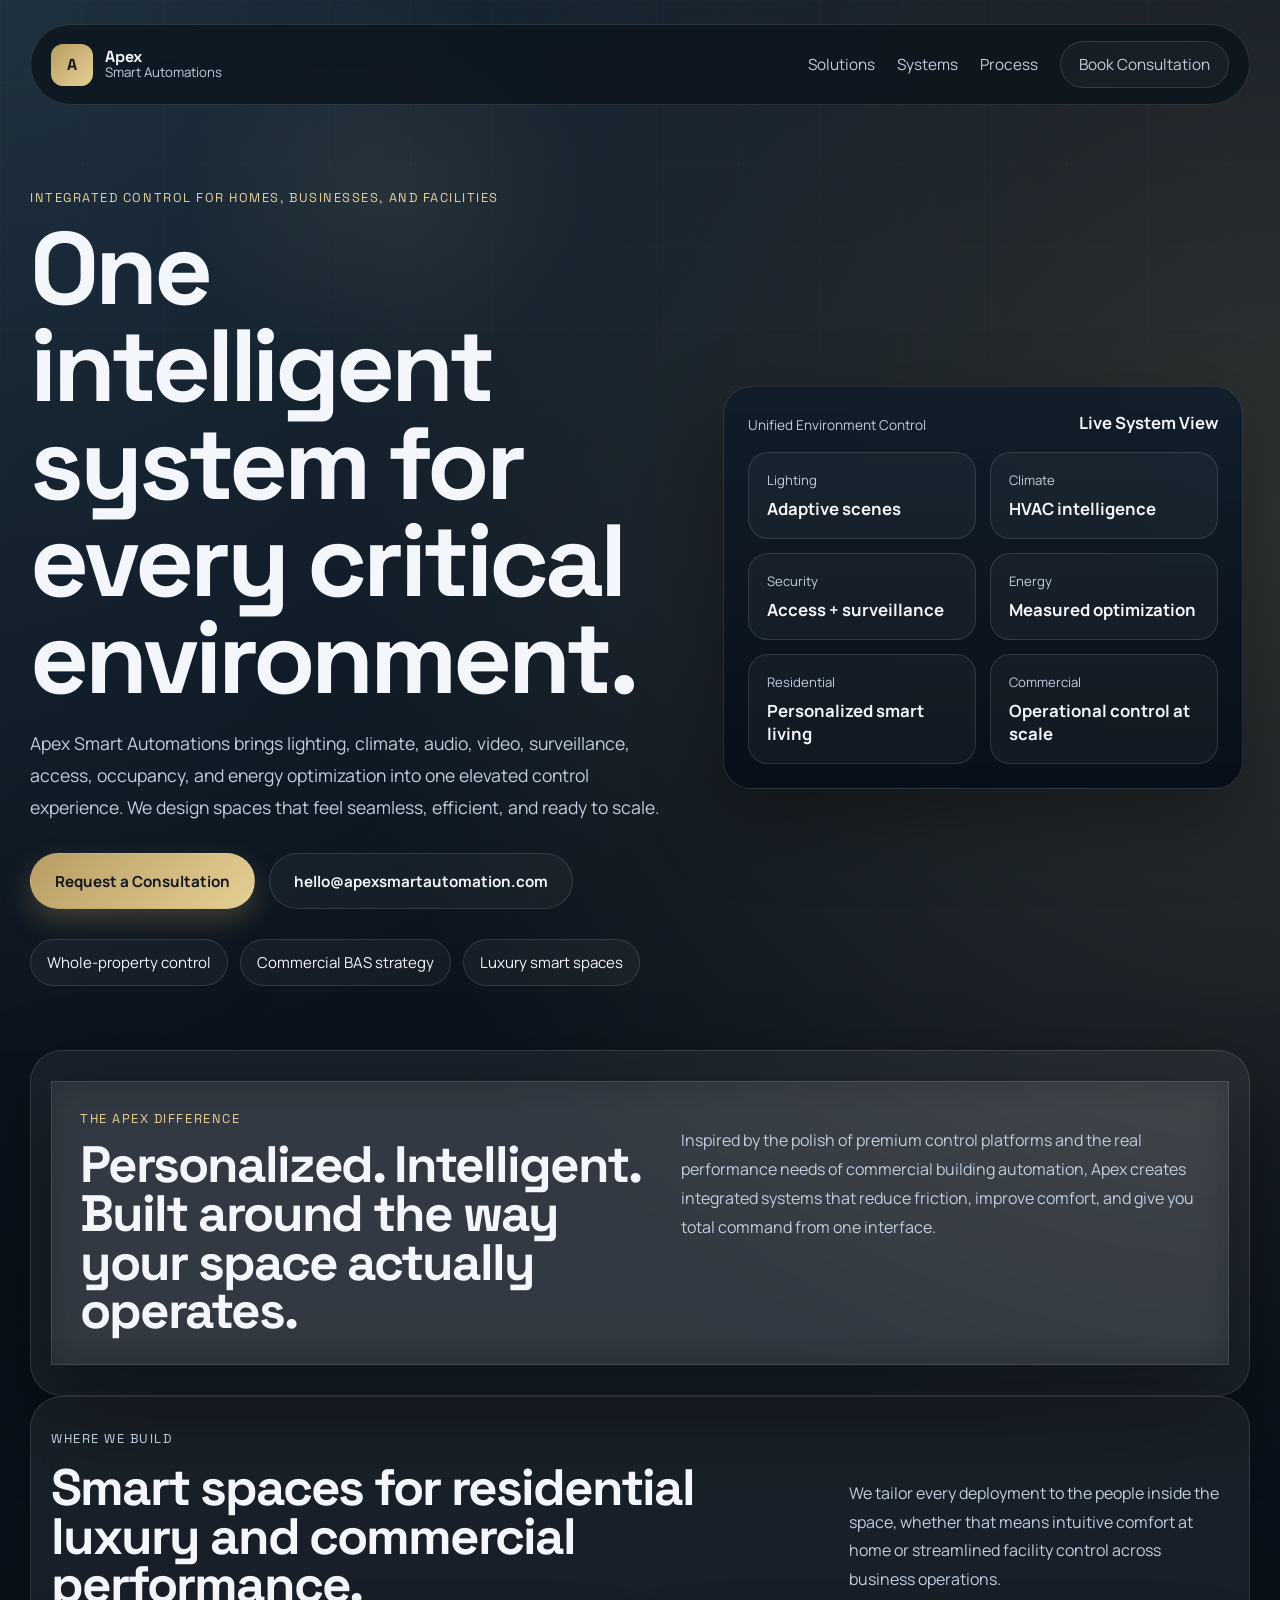
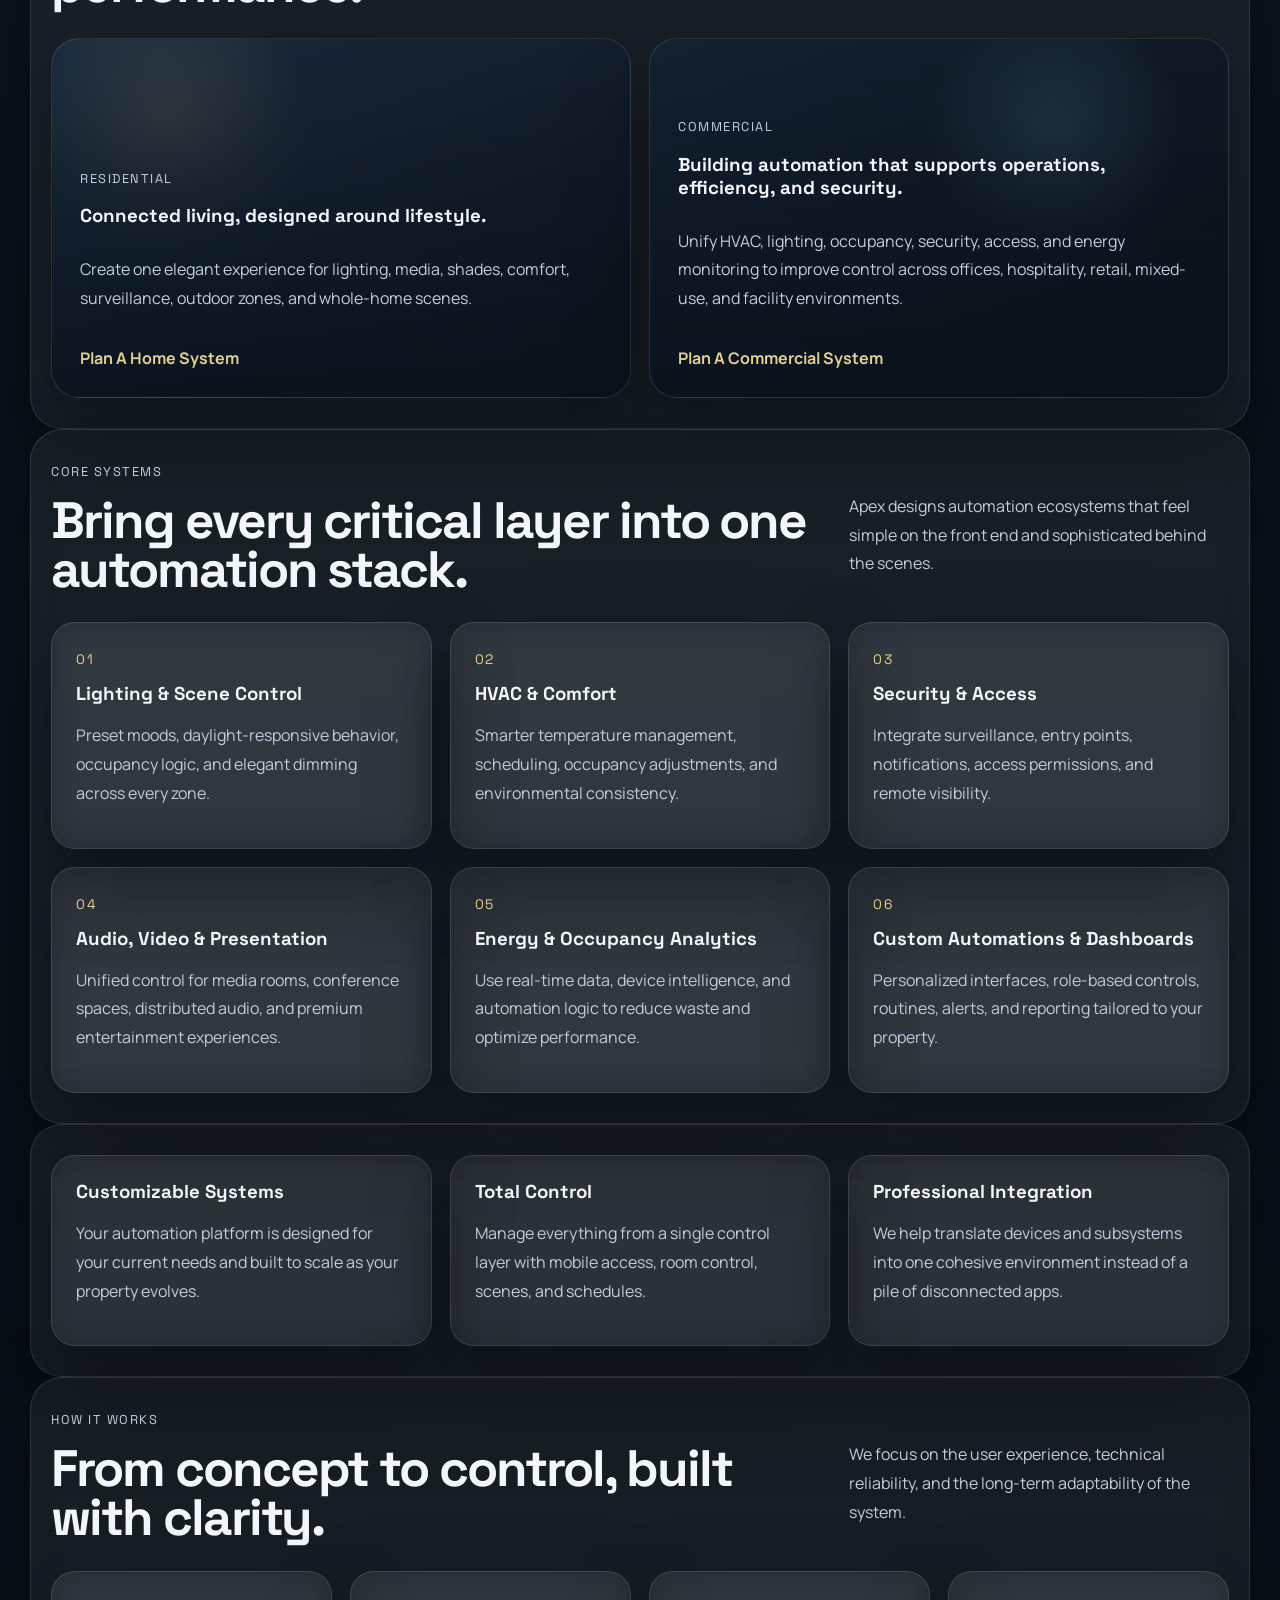
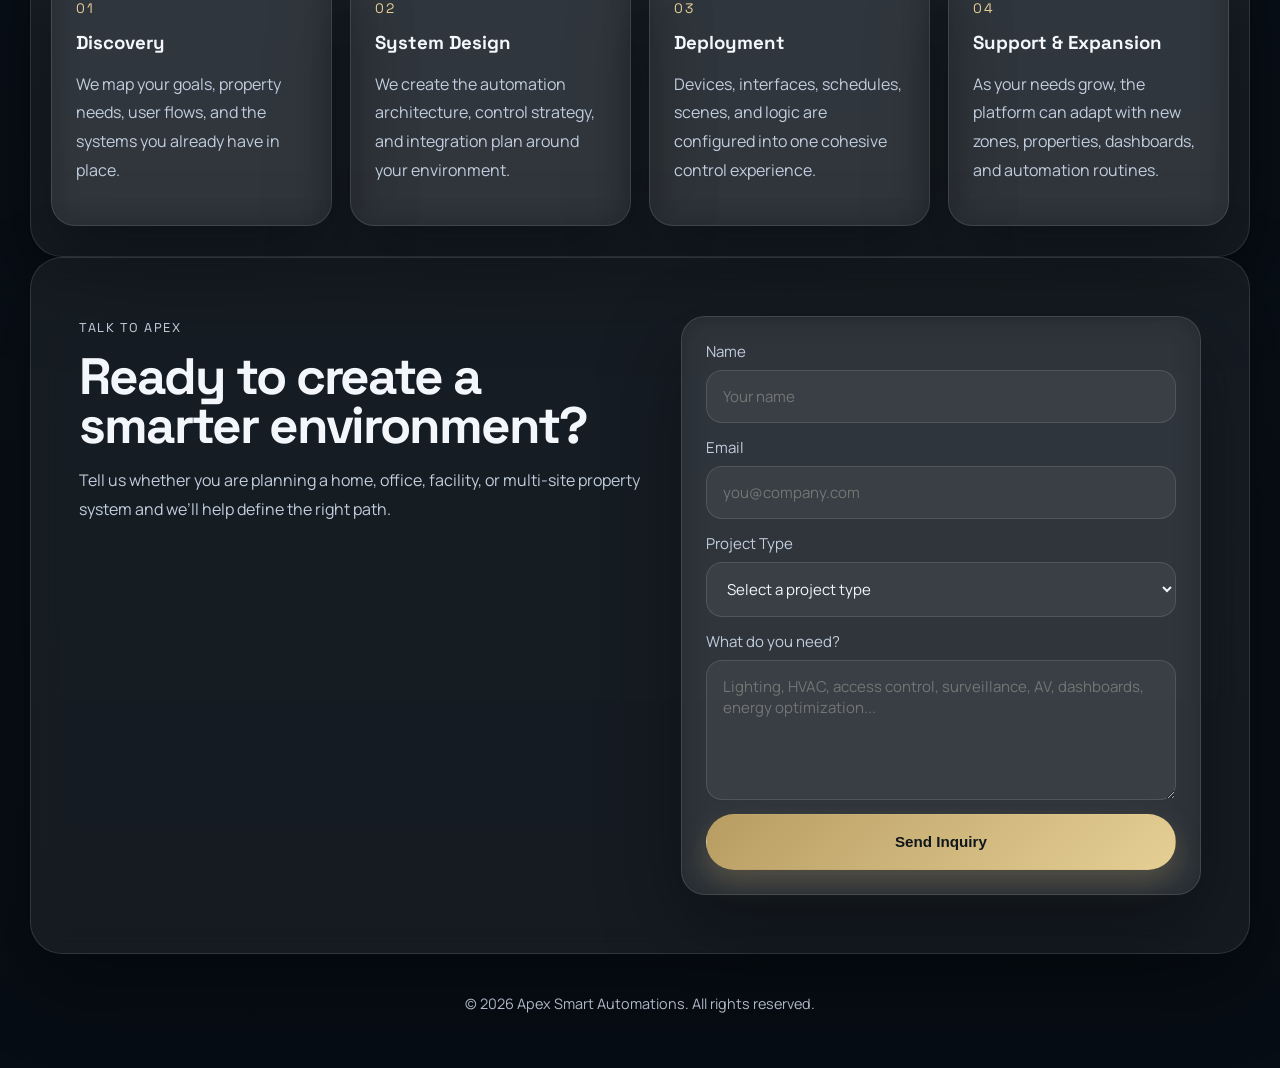
<file: apexsmartautomation-site/index.html>
<!DOCTYPE html>
<html lang="en">
  <head>
    <meta charset="UTF-8" />
    <meta name="viewport" content="width=device-width, initial-scale=1.0" />
    <title>Apex Smart Automations | Intelligent Environments For Home & Business</title>
    <meta
      name="description"
      content="Apex Smart Automations designs connected spaces for homes and commercial properties with lighting, climate, audio, security, access control, energy optimization, and custom automation."
    />
    <meta name="theme-color" content="#0d1621" />
    <meta property="og:title" content="Apex Smart Automations" />
    <meta
      property="og:description"
      content="Luxury smart control for homes, offices, and commercial facilities."
    />
    <meta property="og:type" content="website" />
    <meta property="og:url" content="https://apexsmartautomation.com" />
    <link rel="canonical" href="https://apexsmartautomation.com" />
    <link rel="preconnect" href="https://fonts.googleapis.com" />
    <link rel="preconnect" href="https://fonts.gstatic.com" crossorigin />
    <link
      href="https://fonts.googleapis.com/css2?family=Manrope:wght@400;500;600;700;800&family=Space+Grotesk:wght@500;700&display=swap"
      rel="stylesheet"
    />
    <link rel="stylesheet" href="./styles.css" />
  </head>
  <body>
    <div class="site-shell">
      <header class="hero" id="top">
        <nav class="topbar">
          <a class="brand" href="#top" aria-label="Apex Smart Automations">
            <span class="brand-mark">A</span>
            <span class="brand-copy">
              <strong>Apex</strong>
              <span>Smart Automations</span>
            </span>
          </a>

          <button class="nav-toggle" aria-label="Toggle navigation" aria-expanded="false">
            <span></span>
            <span></span>
          </button>

          <div class="topbar-links">
            <a href="#solutions">Solutions</a>
            <a href="#systems">Systems</a>
            <a href="#process">Process</a>
            <a href="#contact" class="topbar-cta">Book Consultation</a>
          </div>
        </nav>

        <section class="hero-grid">
          <div class="hero-copy">
            <p class="eyebrow">Integrated Control For Homes, Businesses, and Facilities</p>
            <h1>One intelligent system for every critical environment.</h1>
            <p class="hero-text">
              Apex Smart Automations brings lighting, climate, audio, video,
              surveillance, access, occupancy, and energy optimization into one
              elevated control experience. We design spaces that feel seamless,
              efficient, and ready to scale.
            </p>

            <div class="hero-actions">
              <a class="button button-primary" href="#contact">Request a Consultation</a>
              <a class="button button-secondary" href="mailto:hello@apexsmartautomation.com">
                hello@apexsmartautomation.com
              </a>
            </div>

            <ul class="hero-highlights">
              <li>Whole-property control</li>
              <li>Commercial BAS strategy</li>
              <li>Luxury smart spaces</li>
            </ul>
          </div>

          <div class="hero-stage" aria-label="System overview">
            <div class="hero-screen">
              <div class="screen-header">
                <span>Unified Environment Control</span>
                <strong>Live System View</strong>
              </div>

              <div class="screen-grid">
                <article>
                  <span>Lighting</span>
                  <strong>Adaptive scenes</strong>
                </article>
                <article>
                  <span>Climate</span>
                  <strong>HVAC intelligence</strong>
                </article>
                <article>
                  <span>Security</span>
                  <strong>Access + surveillance</strong>
                </article>
                <article>
                  <span>Energy</span>
                  <strong>Measured optimization</strong>
                </article>
              </div>

              <div class="screen-footer">
                <div>
                  <span>Residential</span>
                  <strong>Personalized smart living</strong>
                </div>
                <div>
                  <span>Commercial</span>
                  <strong>Operational control at scale</strong>
                </div>
              </div>
            </div>
          </div>
        </section>
      </header>

      <main>
        <section class="section intro">
          <div class="container intro-grid">
            <div>
              <p class="section-tag">The Apex Difference</p>
              <h2>Personalized. Intelligent. Built around the way your space actually operates.</h2>
            </div>
            <p class="intro-copy">
              Inspired by the polish of premium control platforms and the real
              performance needs of commercial building automation, Apex creates
              integrated systems that reduce friction, improve comfort, and give
              you total command from one interface.
            </p>
          </div>
        </section>

        <section class="section split-showcase" id="solutions">
          <div class="container">
            <div class="section-heading">
              <div>
                <p class="section-tag">Where We Build</p>
                <h2>Smart spaces for residential luxury and commercial performance.</h2>
              </div>
              <p>
                We tailor every deployment to the people inside the space,
                whether that means intuitive comfort at home or streamlined
                facility control across business operations.
              </p>
            </div>

            <div class="split-grid">
              <article class="feature-panel residential">
                <p class="feature-kicker">Residential</p>
                <h3>Connected living, designed around lifestyle.</h3>
                <p>
                  Create one elegant experience for lighting, media, shades,
                  comfort, surveillance, outdoor zones, and whole-home scenes.
                </p>
                <a href="#contact">Plan A Home System</a>
              </article>

              <article class="feature-panel commercial">
                <p class="feature-kicker">Commercial</p>
                <h3>Building automation that supports operations, efficiency, and security.</h3>
                <p>
                  Unify HVAC, lighting, occupancy, security, access, and energy
                  monitoring to improve control across offices, hospitality,
                  retail, mixed-use, and facility environments.
                </p>
                <a href="#contact">Plan A Commercial System</a>
              </article>
            </div>
          </div>
        </section>

        <section class="section systems" id="systems">
          <div class="container">
            <div class="section-heading">
              <div>
                <p class="section-tag">Core Systems</p>
                <h2>Bring every critical layer into one automation stack.</h2>
              </div>
              <p>
                Apex designs automation ecosystems that feel simple on the front
                end and sophisticated behind the scenes.
              </p>
            </div>

            <div class="system-grid">
              <article class="system-card">
                <span class="system-number">01</span>
                <h3>Lighting & Scene Control</h3>
                <p>Preset moods, daylight-responsive behavior, occupancy logic, and elegant dimming across every zone.</p>
              </article>
              <article class="system-card">
                <span class="system-number">02</span>
                <h3>HVAC & Comfort</h3>
                <p>Smarter temperature management, scheduling, occupancy adjustments, and environmental consistency.</p>
              </article>
              <article class="system-card">
                <span class="system-number">03</span>
                <h3>Security & Access</h3>
                <p>Integrate surveillance, entry points, notifications, access permissions, and remote visibility.</p>
              </article>
              <article class="system-card">
                <span class="system-number">04</span>
                <h3>Audio, Video & Presentation</h3>
                <p>Unified control for media rooms, conference spaces, distributed audio, and premium entertainment experiences.</p>
              </article>
              <article class="system-card">
                <span class="system-number">05</span>
                <h3>Energy & Occupancy Analytics</h3>
                <p>Use real-time data, device intelligence, and automation logic to reduce waste and optimize performance.</p>
              </article>
              <article class="system-card">
                <span class="system-number">06</span>
                <h3>Custom Automations & Dashboards</h3>
                <p>Personalized interfaces, role-based controls, routines, alerts, and reporting tailored to your property.</p>
              </article>
            </div>
          </div>
        </section>

        <section class="section value-band">
          <div class="container">
            <div class="value-grid">
              <article>
                <h3>Customizable Systems</h3>
                <p>Your automation platform is designed for your current needs and built to scale as your property evolves.</p>
              </article>
              <article>
                <h3>Total Control</h3>
                <p>Manage everything from a single control layer with mobile access, room control, scenes, and schedules.</p>
              </article>
              <article>
                <h3>Professional Integration</h3>
                <p>We help translate devices and subsystems into one cohesive environment instead of a pile of disconnected apps.</p>
              </article>
            </div>
          </div>
        </section>

        <section class="section process" id="process">
          <div class="container">
            <div class="section-heading">
              <div>
                <p class="section-tag">How It Works</p>
                <h2>From concept to control, built with clarity.</h2>
              </div>
              <p>
                We focus on the user experience, technical reliability, and the
                long-term adaptability of the system.
              </p>
            </div>

            <div class="process-grid">
              <article>
                <span>01</span>
                <h3>Discovery</h3>
                <p>We map your goals, property needs, user flows, and the systems you already have in place.</p>
              </article>
              <article>
                <span>02</span>
                <h3>System Design</h3>
                <p>We create the automation architecture, control strategy, and integration plan around your environment.</p>
              </article>
              <article>
                <span>03</span>
                <h3>Deployment</h3>
                <p>Devices, interfaces, schedules, scenes, and logic are configured into one cohesive control experience.</p>
              </article>
              <article>
                <span>04</span>
                <h3>Support & Expansion</h3>
                <p>As your needs grow, the platform can adapt with new zones, properties, dashboards, and automation routines.</p>
              </article>
            </div>
          </div>
        </section>

        <section class="section contact" id="contact">
          <div class="container contact-grid">
            <div class="contact-copy">
              <p class="section-tag">Talk To Apex</p>
              <h2>Ready to create a smarter environment?</h2>
              <p>
                Tell us whether you are planning a home, office, facility, or
                multi-site property system and we’ll help define the right path.
              </p>
            </div>

            <form class="contact-card" id="contact-form">
              <label>
                Name
                <input type="text" name="name" placeholder="Your name" />
              </label>
              <label>
                Email
                <input type="email" name="email" placeholder="you@company.com" />
              </label>
              <label>
                Project Type
                <select name="project">
                  <option value="">Select a project type</option>
                  <option>Residential smart home</option>
                  <option>Commercial building automation</option>
                  <option>Multi-site property</option>
                  <option>Retrofit / upgrade</option>
                </select>
              </label>
              <label>
                What do you need?
                <textarea name="message" placeholder="Lighting, HVAC, access control, surveillance, AV, dashboards, energy optimization..."></textarea>
              </label>
              <button type="submit" class="button button-primary button-full">Send Inquiry</button>
            </form>
          </div>
        </section>
      </main>

      <footer class="footer">
        <p>&copy; <span id="current-year"></span> Apex Smart Automations. All rights reserved.</p>
      </footer>
    </div>

    <script src="./script.js"></script>
  </body>
</html>
</file>
<file: apexsmartautomation-site/styles.css>
:root {
  --bg: #09121b;
  --bg-soft: #111d2a;
  --bg-elevated: #162434;
  --panel: rgba(255, 255, 255, 0.06);
  --panel-strong: rgba(255, 255, 255, 0.09);
  --line: rgba(255, 255, 255, 0.12);
  --text: #f3f6fb;
  --muted: #c2cede;
  --accent: #b89d62;
  --accent-bright: #e5cf95;
  --cyan: #83d2ff;
  --shadow: 0 30px 80px rgba(0, 0, 0, 0.35);
}

* {
  box-sizing: border-box;
}

html {
  scroll-behavior: smooth;
}

body {
  margin: 0;
  font-family: "Manrope", sans-serif;
  color: var(--text);
  background:
    radial-gradient(circle at top left, rgba(131, 210, 255, 0.12), transparent 24%),
    radial-gradient(circle at right 12%, rgba(229, 207, 149, 0.16), transparent 24%),
    linear-gradient(180deg, #0d1621 0%, #09111a 50%, #070d14 100%);
}

body::before {
  content: "";
  position: fixed;
  inset: 0;
  pointer-events: none;
  background:
    linear-gradient(rgba(255, 255, 255, 0.03) 1px, transparent 1px),
    linear-gradient(90deg, rgba(255, 255, 255, 0.03) 1px, transparent 1px);
  background-size: 82px 82px;
  mask-image: linear-gradient(180deg, rgba(0, 0, 0, 0.55), transparent 92%);
}

a {
  color: inherit;
  text-decoration: none;
}

.site-shell {
  min-height: 100vh;
}

.topbar,
.container,
.hero-grid {
  width: min(1220px, calc(100% - 40px));
  margin: 0 auto;
}

.hero {
  position: relative;
  padding: 24px 0 64px;
  overflow: hidden;
}

.hero::after {
  content: "";
  position: absolute;
  inset: 0;
  background:
    radial-gradient(circle at 30% 18%, rgba(229, 207, 149, 0.08), transparent 16%),
    linear-gradient(120deg, rgba(255, 255, 255, 0.02), transparent 50%);
  pointer-events: none;
}

.topbar {
  position: relative;
  z-index: 1;
  display: flex;
  align-items: center;
  justify-content: space-between;
  gap: 24px;
  padding: 16px 20px;
  border: 1px solid var(--line);
  border-radius: 999px;
  background: rgba(9, 18, 27, 0.7);
  backdrop-filter: blur(18px);
}

.brand {
  display: inline-flex;
  align-items: center;
  gap: 12px;
}

.brand-mark {
  width: 42px;
  height: 42px;
  display: grid;
  place-items: center;
  border-radius: 12px;
  background: linear-gradient(135deg, var(--accent), var(--accent-bright));
  color: #10161c;
  font-family: "Space Grotesk", sans-serif;
  font-weight: 700;
}

.brand-copy {
  display: flex;
  flex-direction: column;
  line-height: 1.05;
}

.brand-copy strong {
  font-family: "Space Grotesk", sans-serif;
  font-size: 1rem;
}

.brand-copy span {
  color: var(--muted);
  font-size: 0.83rem;
}

.topbar-links {
  display: flex;
  align-items: center;
  gap: 22px;
}

.topbar-links a {
  color: var(--muted);
  font-size: 0.96rem;
}

.topbar-cta {
  padding: 12px 18px;
  border: 1px solid var(--line);
  border-radius: 999px;
  background: rgba(255, 255, 255, 0.04);
}

.nav-toggle {
  display: none;
  background: transparent;
  border: 0;
  padding: 0;
}

.nav-toggle span {
  display: block;
  width: 24px;
  height: 2px;
  margin: 5px 0;
  background: var(--text);
}

.hero-grid {
  position: relative;
  z-index: 1;
  display: grid;
  grid-template-columns: minmax(0, 1.1fr) minmax(320px, 0.9fr);
  gap: 32px;
  padding-top: 84px;
  align-items: center;
}

.eyebrow,
.section-tag,
.feature-kicker,
.system-number,
.process-grid span {
  font-family: "Space Grotesk", sans-serif;
  letter-spacing: 0.12em;
  text-transform: uppercase;
}

.eyebrow,
.section-tag,
.feature-kicker {
  margin: 0 0 14px;
  color: var(--accent-bright);
  font-size: 0.8rem;
}

.hero-copy h1,
.intro-grid h2,
.section-heading h2,
.contact-copy h2 {
  margin: 0;
  font-family: "Space Grotesk", sans-serif;
  line-height: 0.95;
  letter-spacing: -0.04em;
}

.hero-copy h1 {
  max-width: 10ch;
  font-size: clamp(3.6rem, 8vw, 7rem);
}

.hero-text,
.intro-copy,
.section-heading p,
.feature-panel p,
.system-card p,
.value-grid p,
.process-grid p,
.contact-copy p,
.contact-card label {
  color: var(--muted);
}

.hero-text {
  max-width: 60ch;
  margin: 22px 0 0;
  font-size: 1.1rem;
  line-height: 1.8;
}

.hero-actions {
  display: flex;
  gap: 14px;
  flex-wrap: wrap;
  margin-top: 30px;
}

.button {
  display: inline-flex;
  align-items: center;
  justify-content: center;
  min-height: 56px;
  padding: 0 24px;
  border: 1px solid transparent;
  border-radius: 999px;
  font-weight: 700;
  font-size: 0.95rem;
  cursor: pointer;
  transition: transform 160ms ease, background-color 160ms ease, border-color 160ms ease;
}

.button:hover,
.button:focus-visible,
.feature-panel a:hover,
.feature-panel a:focus-visible {
  transform: translateY(-2px);
}

.button-primary {
  background: linear-gradient(135deg, var(--accent) 0%, var(--accent-bright) 100%);
  color: #10161c;
  box-shadow: 0 12px 28px rgba(184, 157, 98, 0.28);
}

.button-secondary {
  border-color: var(--line);
  background: rgba(255, 255, 255, 0.04);
  color: var(--text);
}

.button-full {
  width: 100%;
}

.hero-highlights {
  display: flex;
  flex-wrap: wrap;
  gap: 12px;
  margin: 30px 0 0;
  padding: 0;
  list-style: none;
}

.hero-highlights li {
  padding: 12px 16px;
  border: 1px solid var(--line);
  border-radius: 999px;
  background: rgba(255, 255, 255, 0.04);
  font-size: 0.94rem;
}

.hero-stage {
  display: flex;
  justify-content: center;
}

.hero-screen,
.feature-panel,
.system-card,
.value-grid article,
.process-grid article,
.contact-card,
.intro-grid,
.split-showcase,
.systems,
.value-band,
.process,
.contact,
.intro {
  border: 1px solid var(--line);
  background: var(--panel);
  box-shadow: var(--shadow);
  backdrop-filter: blur(16px);
}

.hero-screen {
  width: 100%;
  max-width: 520px;
  padding: 24px;
  border-radius: 28px;
  background:
    linear-gradient(180deg, rgba(17, 29, 42, 0.95), rgba(8, 15, 24, 0.98)),
    radial-gradient(circle at top right, rgba(131, 210, 255, 0.16), transparent 26%);
}

.screen-header {
  display: flex;
  align-items: end;
  justify-content: space-between;
  gap: 16px;
  margin-bottom: 18px;
}

.screen-header span {
  color: var(--muted);
  font-size: 0.85rem;
}

.screen-header strong {
  font-size: 1.05rem;
}

.screen-grid {
  display: grid;
  grid-template-columns: repeat(2, minmax(0, 1fr));
  gap: 14px;
}

.screen-grid article,
.screen-footer div {
  padding: 18px;
  border-radius: 20px;
  border: 1px solid var(--line);
  background: rgba(255, 255, 255, 0.04);
}

.screen-grid span,
.screen-footer span {
  display: block;
  margin-bottom: 8px;
  color: var(--muted);
  font-size: 0.82rem;
}

.screen-grid strong,
.screen-footer strong {
  font-size: 1.05rem;
}

.screen-footer {
  display: grid;
  grid-template-columns: repeat(2, minmax(0, 1fr));
  gap: 14px;
  margin-top: 14px;
}

.section {
  padding: 30px 0;
}

.intro,
.split-showcase,
.systems,
.value-band,
.process,
.contact {
  margin: 0 auto;
  width: min(1220px, calc(100% - 40px));
  border-radius: 32px;
}

.intro-grid,
.contact-grid {
  display: grid;
  grid-template-columns: minmax(0, 1fr) minmax(280px, 0.9fr);
  gap: 24px;
  padding: 28px;
}

.intro-grid h2,
.section-heading h2,
.contact-copy h2 {
  font-size: clamp(2.2rem, 4vw, 4.2rem);
}

.intro-copy,
.section-heading p,
.feature-panel p,
.system-card p,
.value-grid p,
.process-grid p,
.contact-copy p {
  line-height: 1.8;
}

.section-heading {
  display: flex;
  align-items: end;
  justify-content: space-between;
  gap: 24px;
  margin-bottom: 28px;
}

.section-heading p {
  max-width: 38ch;
}

.split-grid,
.system-grid,
.value-grid,
.process-grid {
  display: grid;
  gap: 18px;
}

.split-grid {
  grid-template-columns: repeat(2, minmax(0, 1fr));
}

.feature-panel {
  min-height: 360px;
  padding: 28px;
  border-radius: 28px;
  display: flex;
  flex-direction: column;
  justify-content: end;
}

.feature-panel h3,
.system-card h3,
.value-grid h3,
.process-grid h3 {
  margin: 0 0 12px;
  font-family: "Space Grotesk", sans-serif;
}

.feature-panel a {
  margin-top: 18px;
  color: var(--accent-bright);
  font-weight: 700;
}

.residential {
  background:
    linear-gradient(180deg, rgba(14, 23, 33, 0.2), rgba(9, 18, 27, 0.86)),
    radial-gradient(circle at 20% 20%, rgba(229, 207, 149, 0.16), transparent 26%),
    linear-gradient(135deg, #1b2f45, #0f1723);
}

.commercial {
  background:
    linear-gradient(180deg, rgba(14, 23, 33, 0.2), rgba(9, 18, 27, 0.88)),
    radial-gradient(circle at 70% 25%, rgba(131, 210, 255, 0.18), transparent 26%),
    linear-gradient(135deg, #132436, #0b121b);
}

.system-grid {
  grid-template-columns: repeat(3, minmax(0, 1fr));
}

.system-card,
.process-grid article,
.value-grid article {
  padding: 24px;
  border-radius: 24px;
}

.system-number,
.process-grid span {
  display: inline-block;
  margin-bottom: 14px;
  color: var(--accent-bright);
  font-size: 0.86rem;
}

.value-grid {
  grid-template-columns: repeat(3, minmax(0, 1fr));
}

.value-grid article {
  background: rgba(255, 255, 255, 0.04);
}

.process-grid {
  grid-template-columns: repeat(4, minmax(0, 1fr));
}

.contact-card {
  display: grid;
  gap: 14px;
  padding: 24px;
  border-radius: 24px;
}

.contact-card label {
  display: grid;
  gap: 8px;
  font-size: 0.94rem;
}

.contact-card input,
.contact-card select,
.contact-card textarea {
  width: 100%;
  padding: 15px 16px;
  border: 1px solid var(--line);
  border-radius: 16px;
  background: rgba(255, 255, 255, 0.05);
  color: var(--text);
  font: inherit;
}

.contact-card textarea {
  min-height: 140px;
  resize: vertical;
}

.footer {
  padding: 26px 20px 40px;
  text-align: center;
  color: var(--muted);
  font-size: 0.9rem;
}

@media (max-width: 1000px) {
  .hero-grid,
  .intro-grid,
  .contact-grid,
  .split-grid,
  .system-grid,
  .value-grid,
  .process-grid {
    grid-template-columns: 1fr;
  }

  .section-heading {
    flex-direction: column;
    align-items: start;
  }

  .section-heading p {
    max-width: none;
  }
}

@media (max-width: 760px) {
  .topbar {
    flex-wrap: wrap;
    align-items: flex-start;
    border-radius: 28px;
  }

  .nav-toggle {
    display: block;
  }

  .topbar-links {
    display: none;
    width: 100%;
    flex-direction: column;
    align-items: flex-start;
    gap: 14px;
    padding-top: 10px;
  }

  .topbar-links.is-open {
    display: flex;
  }

  .hero-grid {
    padding-top: 52px;
  }

  .hero-copy h1 {
    font-size: clamp(2.9rem, 13vw, 4.6rem);
  }

  .hero-screen,
  .intro-grid,
  .feature-panel,
  .system-card,
  .value-grid article,
  .process-grid article,
  .contact-card {
    padding: 22px;
  }

  .topbar,
  .container,
  .hero-grid,
  .intro,
  .split-showcase,
  .systems,
  .value-band,
  .process,
  .contact {
    width: min(100% - 22px, 1220px);
  }
}
</file>
